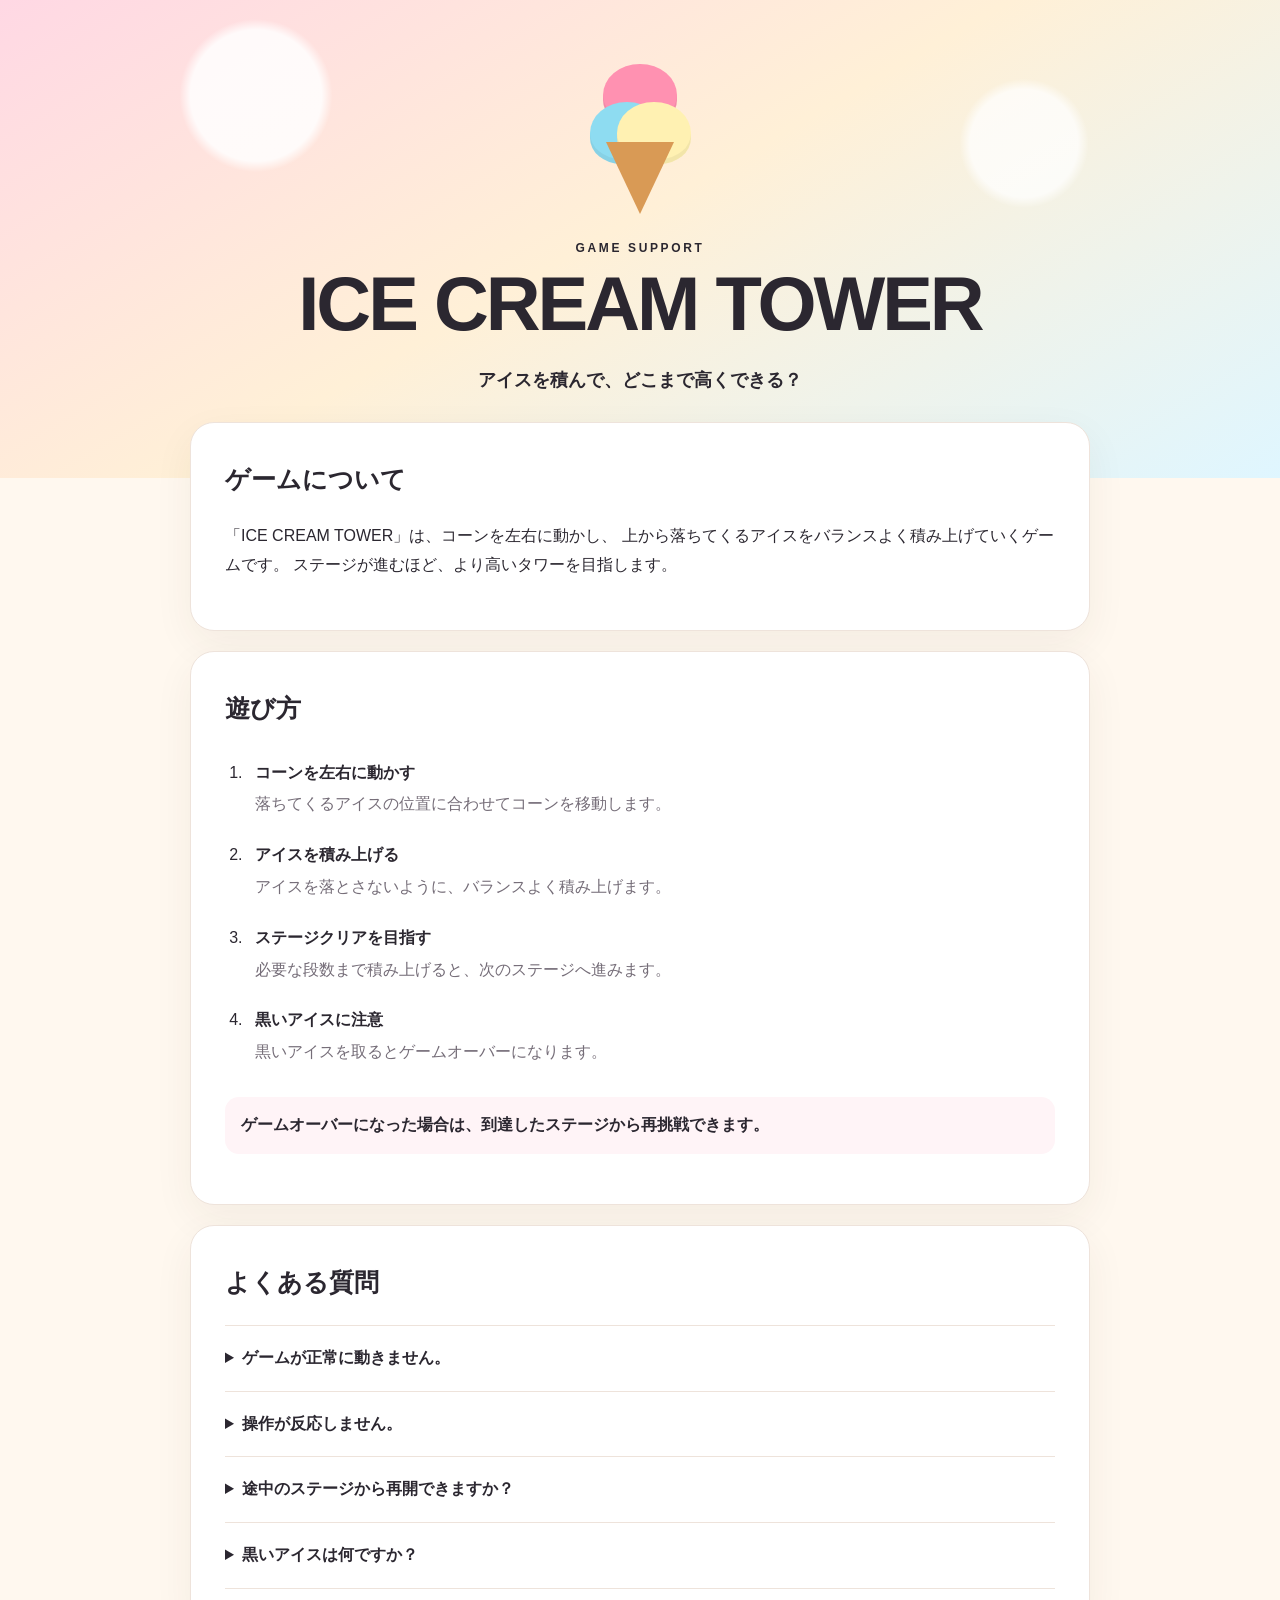
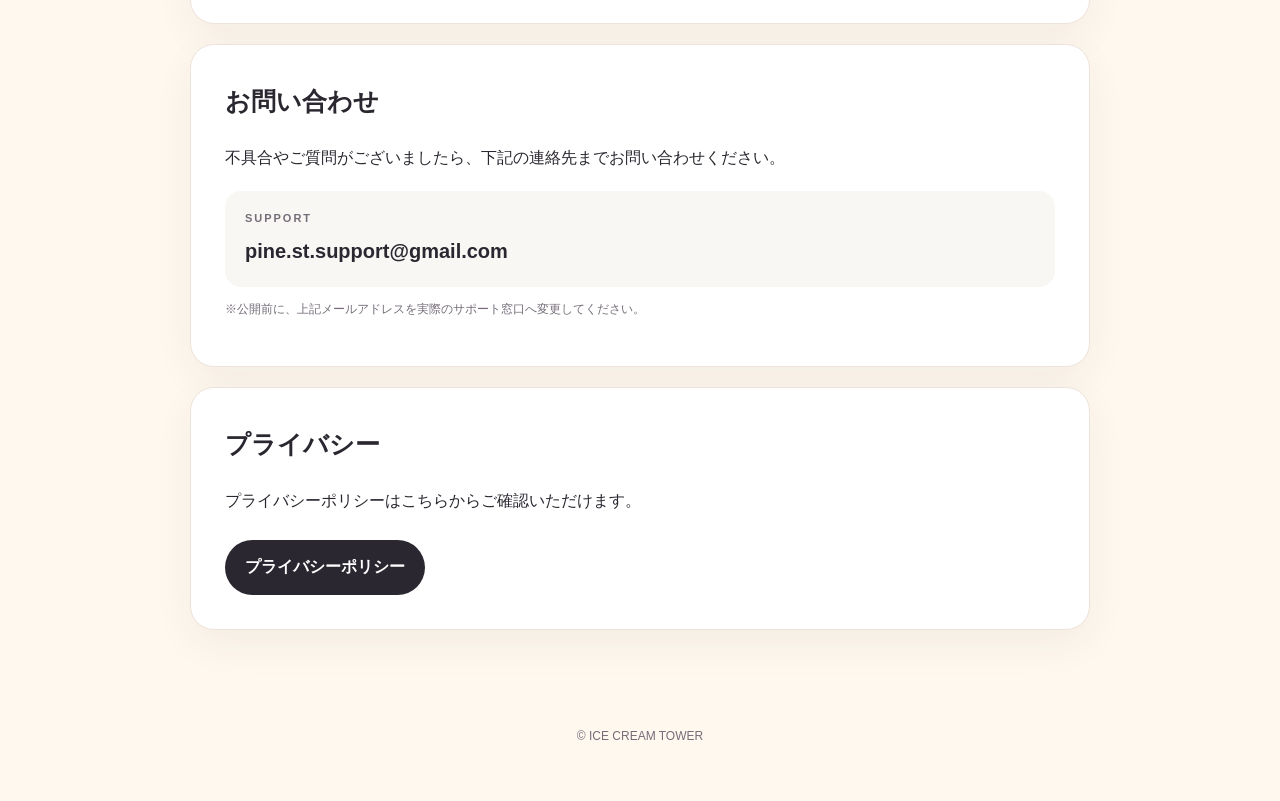
<file: index.html>
<!DOCTYPE html>
<html lang="ja">
<head>
  <meta charset="UTF-8">
  <meta name="viewport" content="width=device-width, initial-scale=1.0">
  <meta name="description" content="ICE CREAM TOWER サポートページ">
  <title>ICE CREAM TOWER | Support</title>
  <link rel="stylesheet" href="css/style.css">
</head>
<body>
  <header class="hero">
    <div class="hero-inner">
      <div class="icecream-mark" aria-hidden="true">
        <span class="scoop scoop-1"></span>
        <span class="scoop scoop-2"></span>
        <span class="scoop scoop-3"></span>
        <span class="cone"></span>
      </div>
      <p class="eyebrow">GAME SUPPORT</p>
      <h1>ICE CREAM TOWER</h1>
      <p class="lead">アイスを積んで、どこまで高くできる？</p>
    </div>
  </header>

  <main>
    <section class="card intro">
      <h2>ゲームについて</h2>
      <p>
        「ICE CREAM TOWER」は、コーンを左右に動かし、
        上から落ちてくるアイスをバランスよく積み上げていくゲームです。
        ステージが進むほど、より高いタワーを目指します。
      </p>
    </section>

    <section class="card">
      <h2>遊び方</h2>
      <ol class="steps">
        <li>
          <strong>コーンを左右に動かす</strong>
          <span>落ちてくるアイスの位置に合わせてコーンを移動します。</span>
        </li>
        <li>
          <strong>アイスを積み上げる</strong>
          <span>アイスを落とさないように、バランスよく積み上げます。</span>
        </li>
        <li>
          <strong>ステージクリアを目指す</strong>
          <span>必要な段数まで積み上げると、次のステージへ進みます。</span>
        </li>
        <li>
          <strong>黒いアイスに注意</strong>
          <span>黒いアイスを取るとゲームオーバーになります。</span>
        </li>
      </ol>
      <p class="note">
        ゲームオーバーになった場合は、到達したステージから再挑戦できます。
      </p>
    </section>

    <section class="card">
      <h2>よくある質問</h2>

      <details>
        <summary>ゲームが正常に動きません。</summary>
        <p>
          一度ゲームを終了して再起動してください。
          改善しない場合は、端末を再起動してから再度お試しください。
        </p>
      </details>

      <details>
        <summary>操作が反応しません。</summary>
        <p>
          画面を一度離してから再度操作してください。
          端末の動作が重い場合は、他のアプリを終了してからお試しください。
        </p>
      </details>

      <details>
        <summary>途中のステージから再開できますか？</summary>
        <p>
          ゲームオーバー時は、到達したステージから再挑戦できる仕様です。
        </p>
      </details>

      <details>
        <summary>黒いアイスは何ですか？</summary>
        <p>
          黒いアイスはゲームオーバーになる特殊なアイスです。
          コーンで受け取らないように避けてください。
        </p>
      </details>
    </section>

    <section class="card">
      <h2>お問い合わせ</h2>
      <p>
        不具合やご質問がございましたら、下記の連絡先までお問い合わせください。
      </p>
      <div class="contact-box">
        <p class="contact-label">SUPPORT</p>
        <p class="contact-placeholder">pine.st.support@gmail.com</p>
      </div>
      <p class="small">
        ※公開前に、上記メールアドレスを実際のサポート窓口へ変更してください。
      </p>
    </section>

    <section class="card links">
      <h2>プライバシー</h2>
      <p>プライバシーポリシーはこちらからご確認いただけます。</p>
      <a class="button" href="privacy.html">プライバシーポリシー</a>
    </section>
  </main>

  <footer>
    <p>© ICE CREAM TOWER</p>
  </footer>
</body>
</html>
</file>
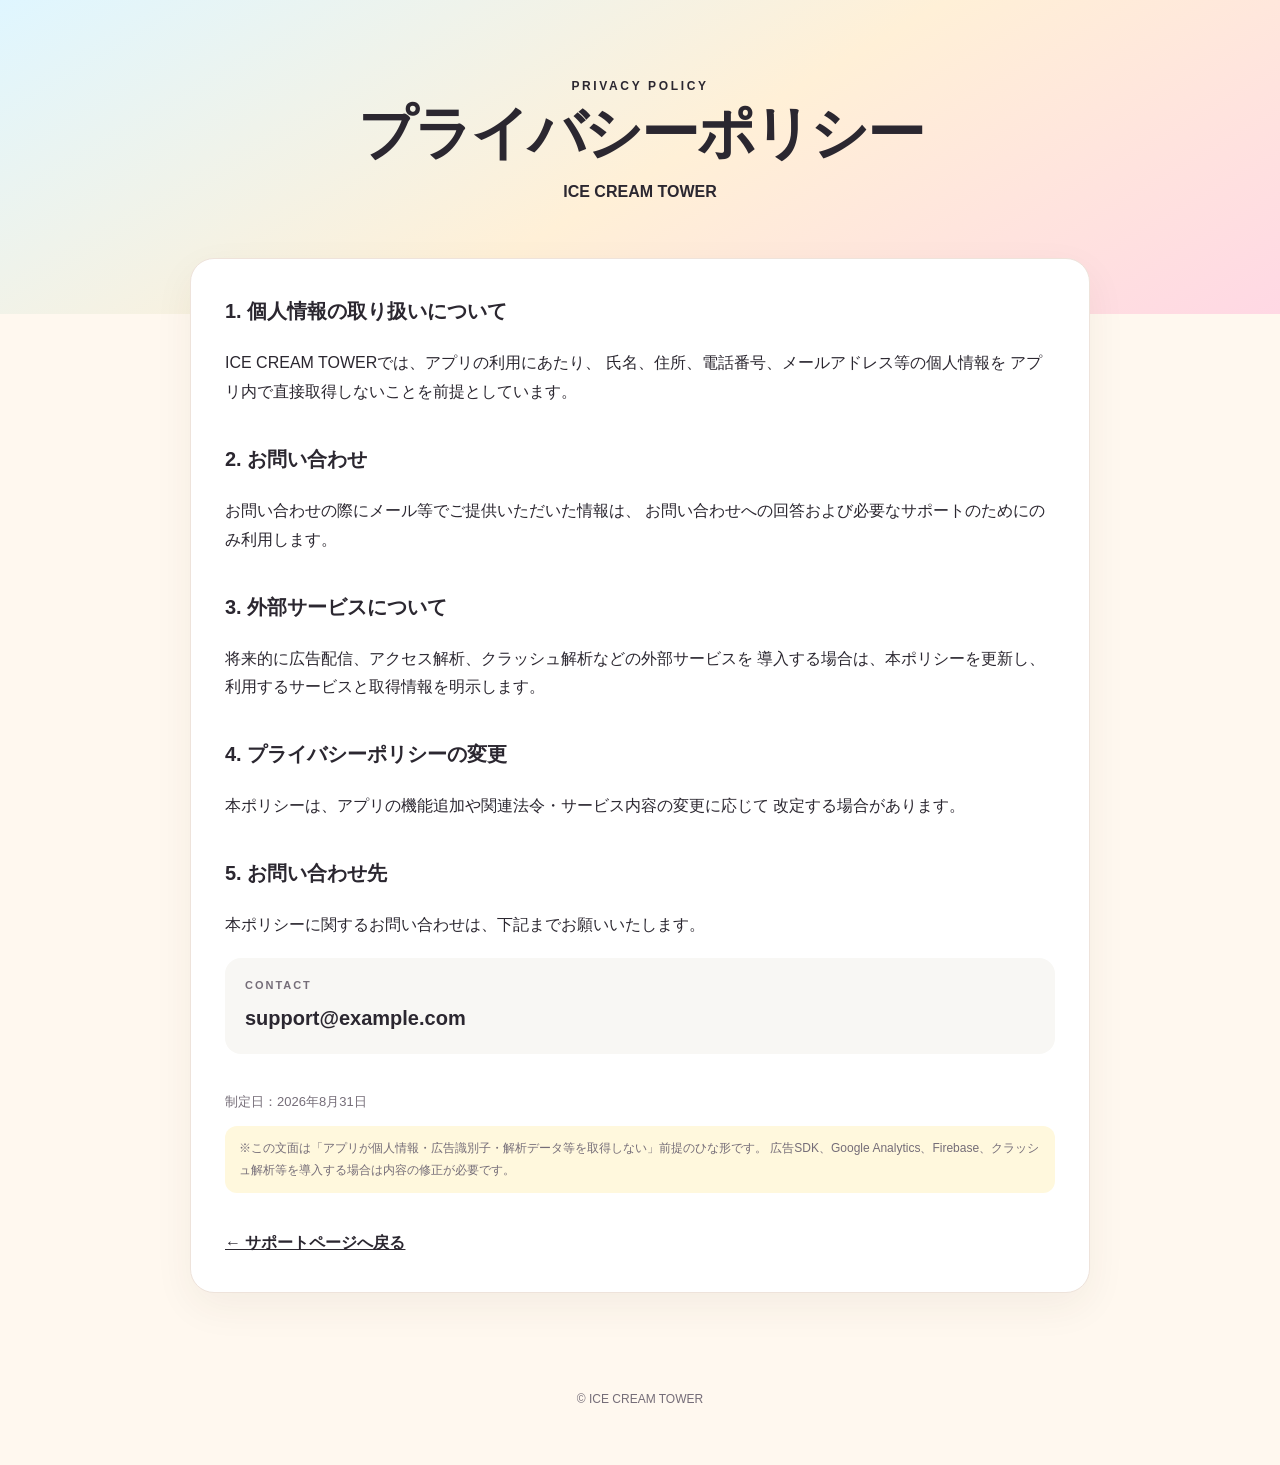
<file: privacy.html>
<!DOCTYPE html>
<html lang="ja">
<head>
  <meta charset="UTF-8">
  <meta name="viewport" content="width=device-width, initial-scale=1.0">
  <meta name="description" content="ICE CREAM TOWER プライバシーポリシー">
  <title>Privacy Policy | ICE CREAM TOWER</title>
  <link rel="stylesheet" href="css/style.css">
</head>
<body>
  <header class="sub-header">
    <div class="sub-header-inner">
      <p class="eyebrow">PRIVACY POLICY</p>
      <h1>プライバシーポリシー</h1>
      <p>ICE CREAM TOWER</p>
    </div>
  </header>

  <main>
    <section class="card policy">
      <h2>1. 個人情報の取り扱いについて</h2>
      <p>
        ICE CREAM TOWERでは、アプリの利用にあたり、
        氏名、住所、電話番号、メールアドレス等の個人情報を
        アプリ内で直接取得しないことを前提としています。
      </p>

      <h2>2. お問い合わせ</h2>
      <p>
        お問い合わせの際にメール等でご提供いただいた情報は、
        お問い合わせへの回答および必要なサポートのためにのみ利用します。
      </p>

      <h2>3. 外部サービスについて</h2>
      <p>
        将来的に広告配信、アクセス解析、クラッシュ解析などの外部サービスを
        導入する場合は、本ポリシーを更新し、利用するサービスと取得情報を明示します。
      </p>

      <h2>4. プライバシーポリシーの変更</h2>
      <p>
        本ポリシーは、アプリの機能追加や関連法令・サービス内容の変更に応じて
        改定する場合があります。
      </p>

      <h2>5. お問い合わせ先</h2>
      <p>
        本ポリシーに関するお問い合わせは、下記までお願いいたします。
      </p>
      <div class="contact-box">
        <p class="contact-label">CONTACT</p>
        <p class="contact-placeholder">support@example.com</p>
      </div>

      <p class="updated">制定日：2026年8月31日</p>
      <p class="small warning">
        ※この文面は「アプリが個人情報・広告識別子・解析データ等を取得しない」前提のひな形です。
        広告SDK、Google Analytics、Firebase、クラッシュ解析等を導入する場合は内容の修正が必要です。
      </p>

      <a class="text-link" href="index.html">← サポートページへ戻る</a>
    </section>
  </main>

  <footer>
    <p>© ICE CREAM TOWER</p>
  </footer>
</body>
</html>
</file>
<file: css/style.css>
* {
  box-sizing: border-box;
}

:root {
  --bg: #fff8ef;
  --paper: #ffffff;
  --text: #2b2730;
  --sub: #756d78;
  --line: #eee3db;
  --accent: #ff8cac;
  --accent2: #74cfe8;
  --cream: #ffd9a0;
}

html {
  scroll-behavior: smooth;
}

body {
  margin: 0;
  font-family: -apple-system, BlinkMacSystemFont, "Hiragino Sans", "Yu Gothic", "YuGothic",
    "Noto Sans JP", sans-serif;
  background: var(--bg);
  color: var(--text);
  line-height: 1.8;
}

.hero {
  min-height: 440px;
  display: grid;
  place-items: center;
  text-align: center;
  padding: 64px 24px;
  background:
    radial-gradient(circle at 20% 20%, rgba(255,255,255,.85) 0 6%, transparent 7%),
    radial-gradient(circle at 80% 30%, rgba(255,255,255,.75) 0 5%, transparent 6%),
    linear-gradient(150deg, #ffd8e4 0%, #fff0d7 48%, #dff6ff 100%);
}

.hero-inner {
  max-width: 760px;
}

.eyebrow {
  margin: 12px 0 6px;
  font-size: 12px;
  letter-spacing: .22em;
  font-weight: 800;
}

h1 {
  margin: 0;
  font-size: clamp(38px, 8vw, 76px);
  line-height: 1;
  letter-spacing: -.04em;
}

.lead {
  margin-top: 22px;
  font-size: 18px;
  font-weight: 700;
}

.icecream-mark {
  position: relative;
  width: 118px;
  height: 150px;
  margin: 0 auto 24px;
}

.scoop {
  position: absolute;
  left: 50%;
  width: 74px;
  height: 62px;
  border-radius: 50% 50% 42% 42%;
  transform: translateX(-50%);
  box-shadow: inset 0 -5px 0 rgba(0,0,0,.05);
}

.scoop-1 {
  top: 0;
  background: #ff91b1;
}

.scoop-2 {
  top: 38px;
  left: 39%;
  background: #8edcf1;
}

.scoop-3 {
  top: 38px;
  left: 62%;
  background: #fff1b2;
}

.cone {
  position: absolute;
  bottom: 0;
  left: 50%;
  width: 0;
  height: 0;
  border-left: 34px solid transparent;
  border-right: 34px solid transparent;
  border-top: 72px solid #d99a55;
  transform: translateX(-50%);
}

main {
  width: min(900px, calc(100% - 32px));
  margin: -56px auto 72px;
  position: relative;
}

.card {
  background: var(--paper);
  border: 1px solid var(--line);
  border-radius: 24px;
  padding: 34px;
  margin-bottom: 20px;
  box-shadow: 0 14px 40px rgba(69, 43, 30, .06);
}

.card h2 {
  margin: 0 0 20px;
  font-size: 25px;
}

.steps {
  padding-left: 22px;
}

.steps li {
  padding: 8px 0 14px 8px;
}

.steps strong,
.steps span {
  display: block;
}

.steps span {
  color: var(--sub);
  margin-top: 3px;
}

.note {
  background: #fff4f7;
  border-radius: 14px;
  padding: 14px 16px;
  font-weight: 700;
}

details {
  border-top: 1px solid var(--line);
  padding: 18px 0;
}

details:last-of-type {
  border-bottom: 1px solid var(--line);
}

summary {
  cursor: pointer;
  font-weight: 700;
}

details p {
  color: var(--sub);
}

.contact-box {
  background: #f8f7f4;
  border-radius: 16px;
  padding: 18px 20px;
  margin: 18px 0 8px;
}

.contact-label {
  font-size: 11px;
  letter-spacing: .18em;
  margin: 0;
  font-weight: 800;
  color: var(--sub);
}

.contact-placeholder {
  margin: 4px 0 0;
  font-size: 20px;
  font-weight: 800;
}

.small {
  font-size: 12px;
  color: var(--sub);
}

.button {
  display: inline-block;
  margin-top: 8px;
  padding: 13px 20px;
  background: var(--text);
  color: white;
  border-radius: 999px;
  text-decoration: none;
  font-weight: 700;
}

.sub-header {
  padding: 64px 24px 92px;
  text-align: center;
  background: linear-gradient(150deg, #dff6ff 0%, #fff0d7 52%, #ffd8e4 100%);
}

.sub-header h1 {
  font-size: clamp(34px, 7vw, 58px);
}

.sub-header p:last-child {
  font-weight: 700;
}

.policy h2 {
  margin-top: 34px;
  font-size: 20px;
}

.policy h2:first-child {
  margin-top: 0;
}

.updated {
  margin-top: 36px;
  color: var(--sub);
  font-size: 13px;
}

.warning {
  padding: 12px 14px;
  background: #fff8dd;
  border-radius: 12px;
}

.text-link {
  display: inline-block;
  margin-top: 24px;
  color: var(--text);
  font-weight: 700;
}

footer {
  text-align: center;
  padding: 12px 24px 42px;
  color: var(--sub);
  font-size: 12px;
}

@media (max-width: 640px) {
  .hero {
    min-height: 390px;
    padding-top: 44px;
  }

  main {
    width: min(100% - 20px, 900px);
  }

  .card {
    padding: 24px 20px;
    border-radius: 20px;
  }

  .card h2 {
    font-size: 22px;
  }
}
</file>
